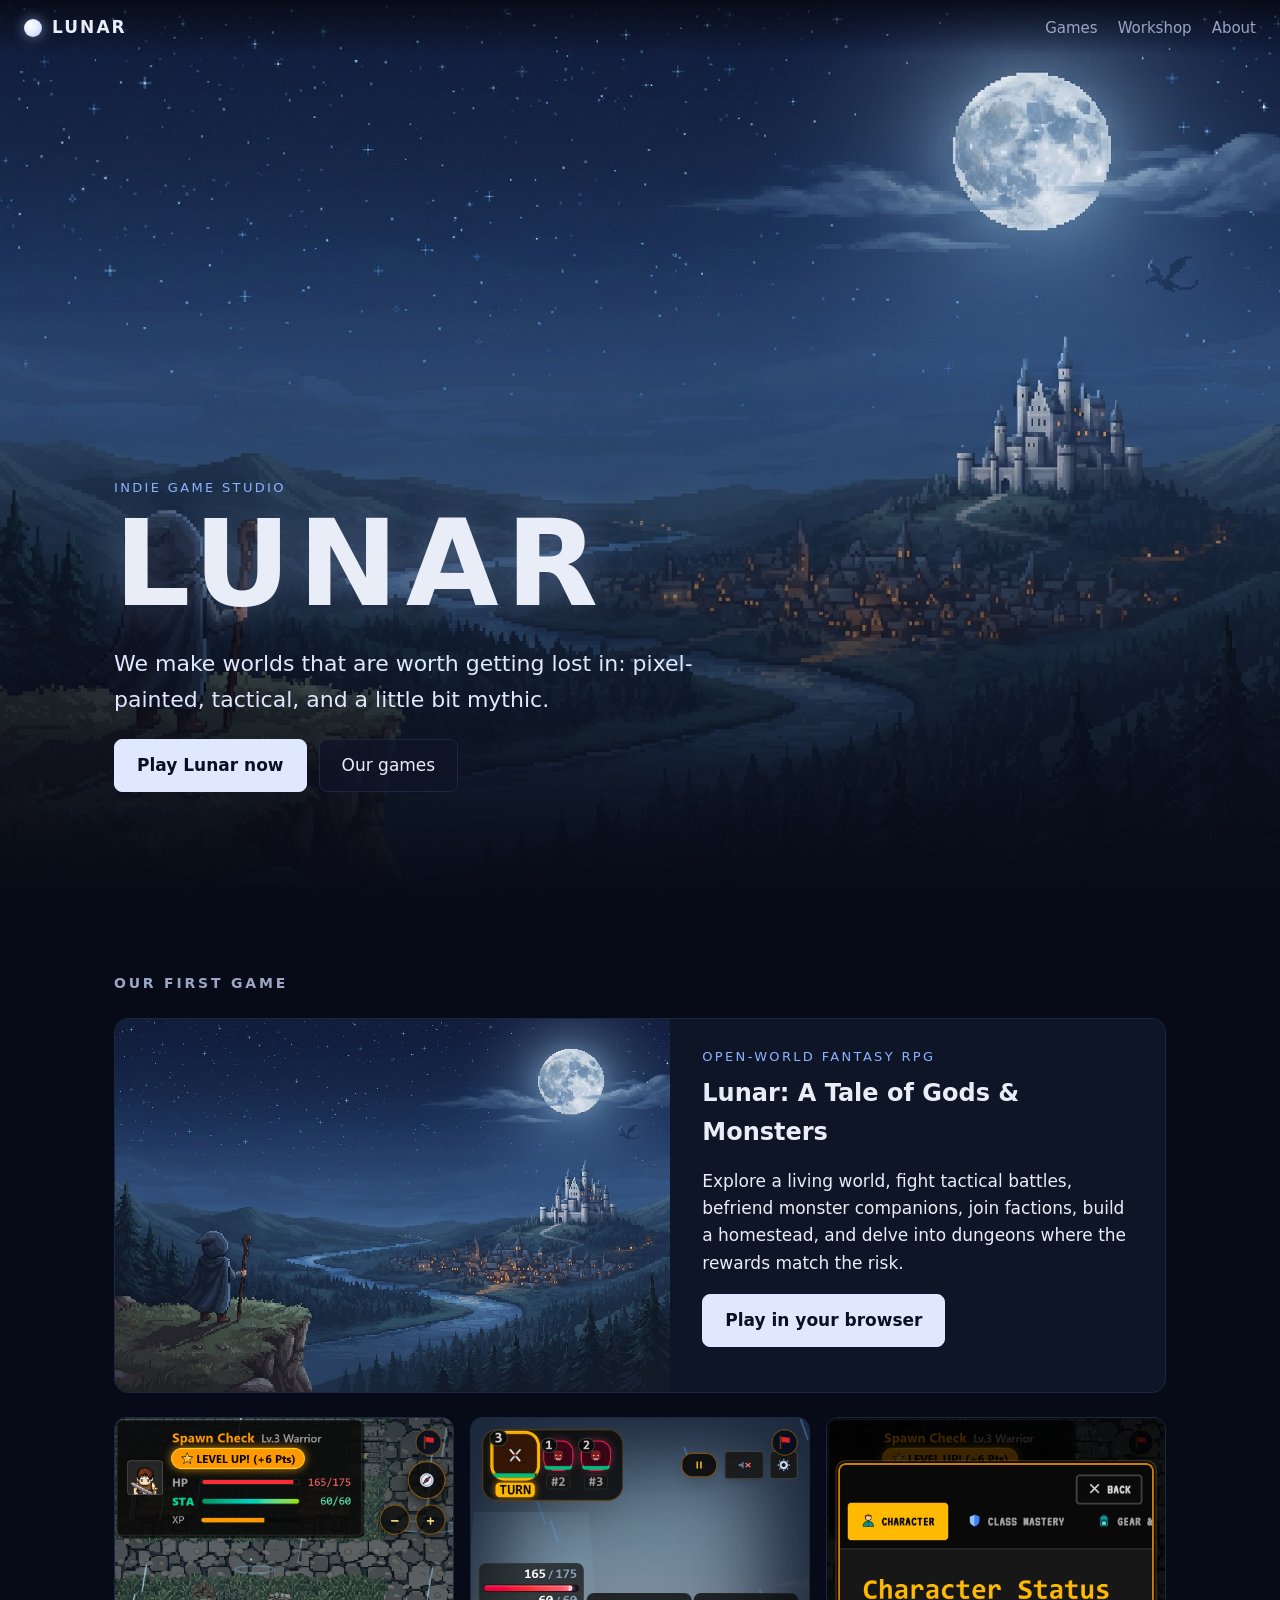
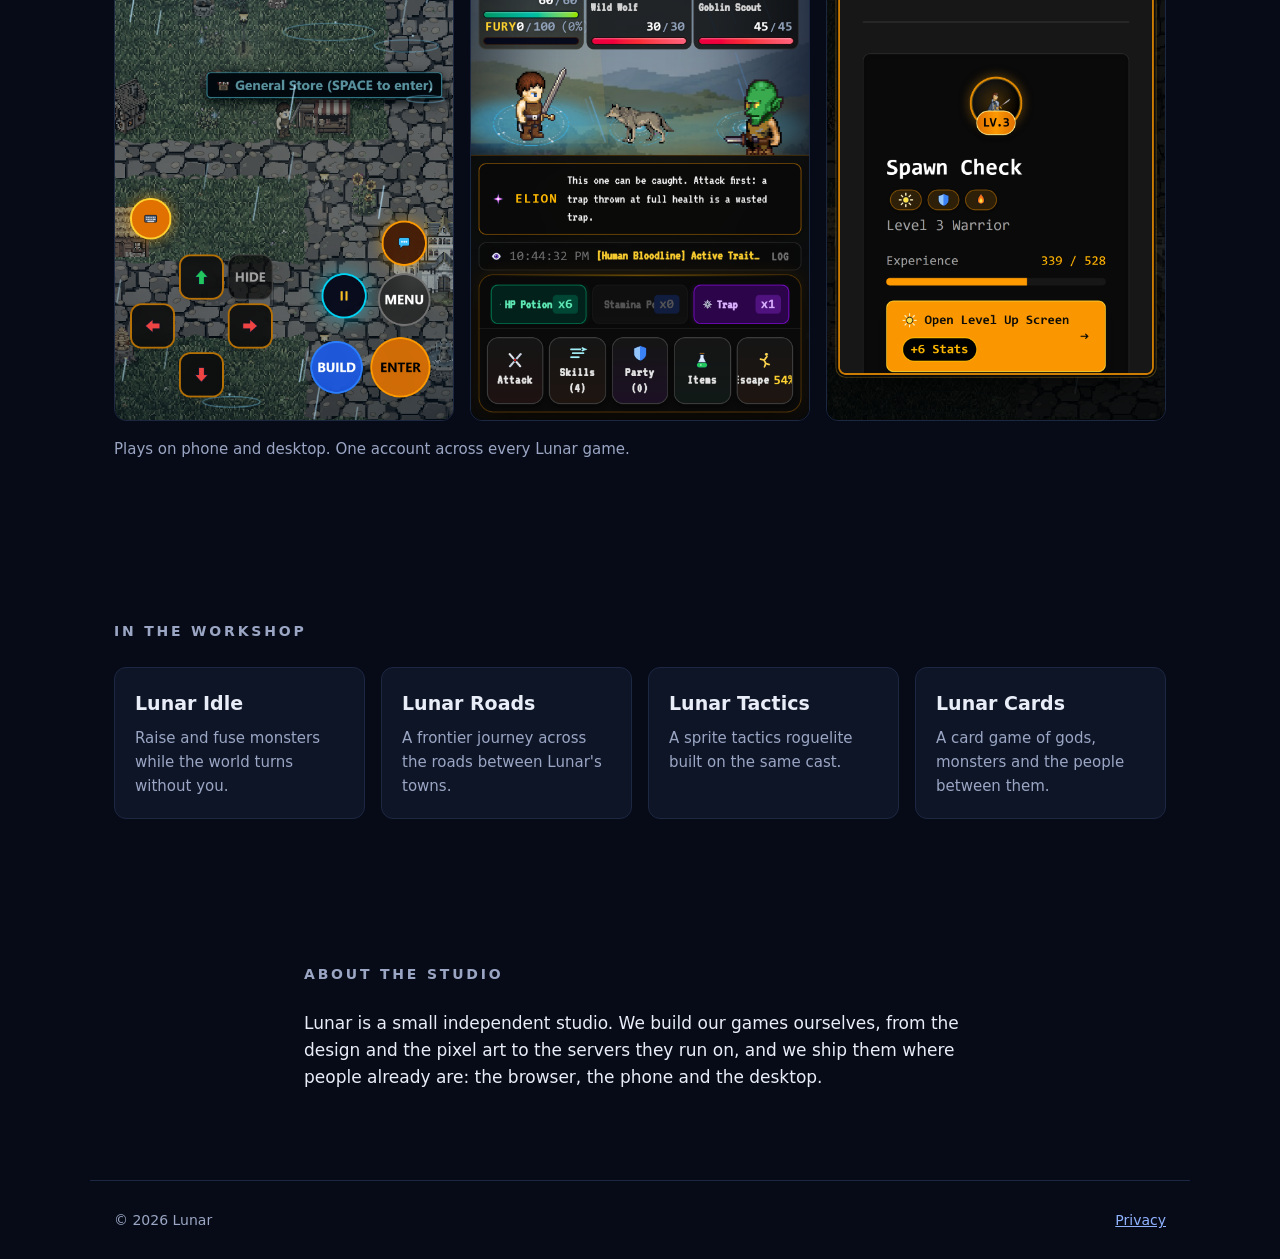
<file: index.html>
<!doctype html>
<html lang="en">
<head>
<meta charset="utf-8">
<meta name="viewport" content="width=device-width, initial-scale=1">
<title>Lunar</title>
<meta name="description" content="Lunar is an indie game studio. Home of Lunar: A Tale of Gods &amp; Monsters.">
<meta property="og:title" content="Lunar">
<meta property="og:description" content="Indie game studio. Home of Lunar: A Tale of Gods & Monsters.">
<meta property="og:image" content="img/hero.jpg">
<link rel="stylesheet" href="style.css">
</head>
<body>

<header class="nav">
  <a class="brand" href="#top"><span class="moon" aria-hidden="true"></span>Lunar</a>
  <nav>
    <a href="#games">Games</a>
    <a href="#workshop">Workshop</a>
    <a href="#about">About</a>
  </nav>
</header>

<main id="top">
  <section class="hero">
    <div class="hero-copy">
      <p class="eyebrow">Indie game studio</p>
      <h1>Lunar</h1>
      <p class="lede">We make worlds that are worth getting lost in: pixel-painted, tactical, and a little bit mythic.</p>
      <div class="cta">
        <a class="btn primary" href="https://lunar.tail54d0df.ts.net" rel="noopener">Play Lunar now</a>
        <a class="btn" href="#games">Our games</a>
      </div>
    </div>
  </section>

  <section id="games" class="wrap">
    <h2>Our first game</h2>
    <article class="feature">
      <img src="img/hero.jpg" alt="A hooded wanderer on a cliff looks over a moonlit river valley toward a castle" loading="lazy">
      <div>
        <p class="eyebrow">Open-world fantasy RPG</p>
        <h3>Lunar: A Tale of Gods &amp; Monsters</h3>
        <p>Explore a living world, fight tactical battles, befriend monster companions, join factions, build a homestead, and delve into dungeons where the rewards match the risk.</p>
        <p><a class="btn primary" href="https://lunar.tail54d0df.ts.net" rel="noopener">Play in your browser</a></p>
      </div>
    </article>

    <div class="shots">
      <img src="img/phone-2-world.png" alt="Lunar on a phone: exploring the overworld" loading="lazy">
      <img src="img/phone-3-fight.png" alt="Lunar on a phone: a tactical fight" loading="lazy">
      <img src="img/phone-4-character.png" alt="Lunar on a phone: the character sheet" loading="lazy">
    </div>
    <p class="note">Plays on phone and desktop. One account across every Lunar game.</p>
  </section>

  <section id="workshop" class="wrap">
    <h2>In the workshop</h2>
    <ul class="cards">
      <li><h3>Lunar Idle</h3><p>Raise and fuse monsters while the world turns without you.</p></li>
      <li><h3>Lunar Roads</h3><p>A frontier journey across the roads between Lunar's towns.</p></li>
      <li><h3>Lunar Tactics</h3><p>A sprite tactics roguelite built on the same cast.</p></li>
      <li><h3>Lunar Cards</h3><p>A card game of gods, monsters and the people between them.</p></li>
    </ul>
  </section>

  <section id="about" class="wrap narrow">
    <h2>About the studio</h2>
    <p>Lunar is a small independent studio. We build our games ourselves, from the design and the pixel art to the servers they run on, and we ship them where people already are: the browser, the phone and the desktop.</p>
  </section>
</main>

<footer>
  <span>&copy; <span id="y">2026</span> Lunar</span>
  <a href="privacy.html">Privacy</a>
</footer>
<script>document.getElementById('y').textContent = new Date().getFullYear();</script>
</body>
</html>
</file>
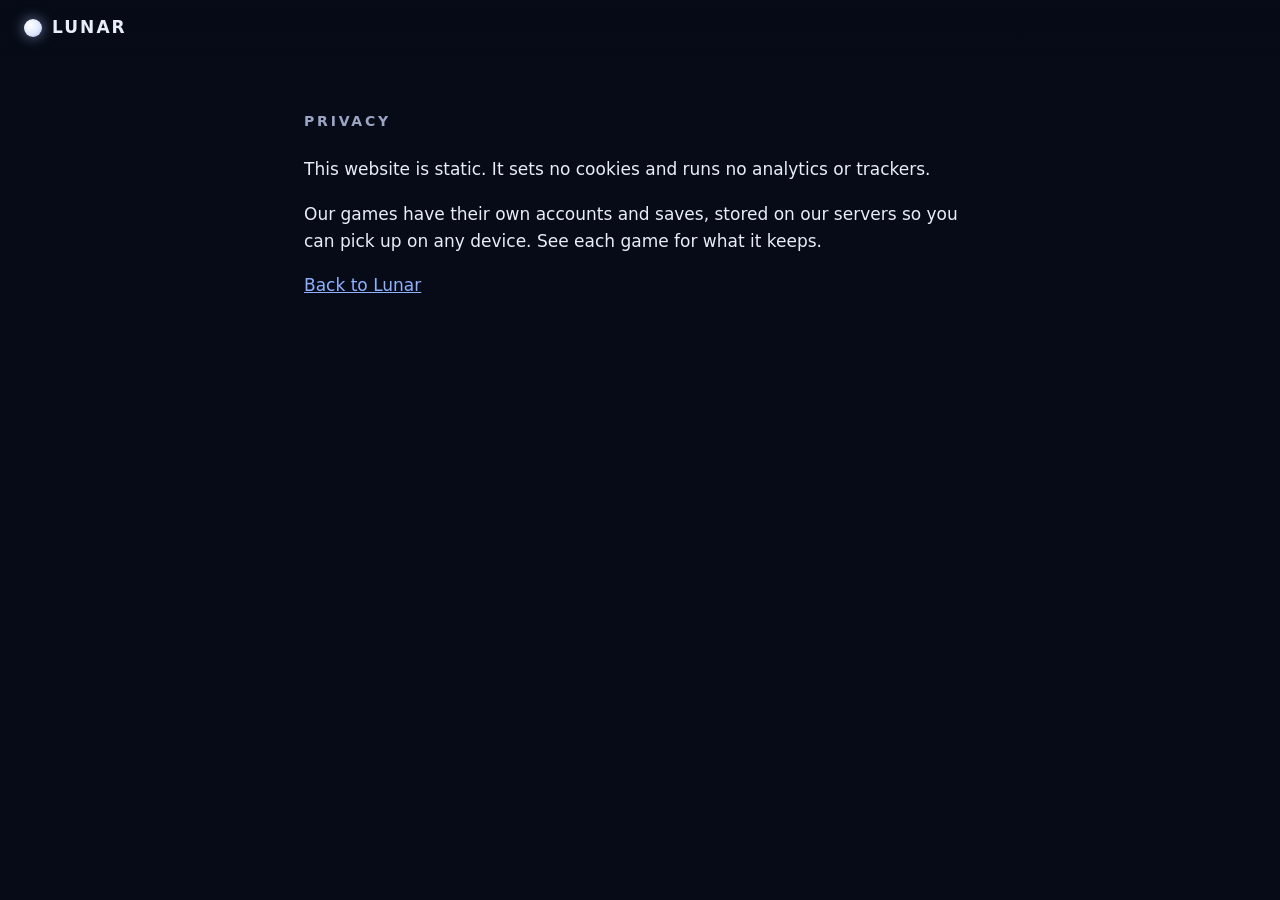
<file: privacy.html>
<!doctype html>
<html lang="en"><head><meta charset="utf-8"><meta name="viewport" content="width=device-width, initial-scale=1">
<title>Privacy | Lunar</title><link rel="stylesheet" href="style.css"></head>
<body>
<header class="nav"><a class="brand" href="index.html"><span class="moon" aria-hidden="true"></span>Lunar</a></header>
<main class="wrap narrow" style="padding-top:110px">
<h2>Privacy</h2>
<p>This website is static. It sets no cookies and runs no analytics or trackers.</p>
<p>Our games have their own accounts and saves, stored on our servers so you can pick up on any device. See each game for what it keeps.</p>
<p><a href="index.html">Back to Lunar</a></p>
</main></body></html>
</file>
<file: style.css>
:root{
  --bg:#070b17; --panel:#0e1527; --ink:#e8edf8; --muted:#9aa6c4;
  --moon:#dfe8ff; --accent:#8fb2ff; --line:#1c2742;
}
*{box-sizing:border-box}
html{scroll-behavior:smooth}
body{margin:0;background:var(--bg);color:var(--ink);font:17px/1.6 system-ui,-apple-system,"Segoe UI",sans-serif}
img{max-width:100%;display:block}
a{color:var(--accent)}

.nav{position:fixed;inset:0 0 auto 0;z-index:10;display:flex;justify-content:space-between;align-items:center;
  padding:14px 24px;background:linear-gradient(#070b17ee,#070b1700)}
.brand{display:flex;align-items:center;gap:10px;color:var(--ink);text-decoration:none;font-weight:700;letter-spacing:.12em;text-transform:uppercase}
.moon{width:18px;height:18px;border-radius:50%;background:radial-gradient(circle at 35% 35%,#fff,var(--moon) 55%,#9db3e6);box-shadow:0 0 14px #9db3e6aa}
.nav nav{display:flex;gap:20px}
.nav nav a{color:var(--muted);text-decoration:none;font-size:15px}
.nav nav a:hover{color:var(--ink)}

.hero{min-height:100svh;display:flex;align-items:flex-end;padding:0 24px 12vh;
  background:linear-gradient(180deg,#070b1700 40%,var(--bg) 100%),url(img/hero.jpg) 62% center/cover no-repeat;
  image-rendering:pixelated}
.hero-copy{max-width:640px;margin:0 auto 0 max(0px,calc((100vw - 1100px)/2))}
.eyebrow{margin:0 0 6px;color:var(--accent);font-size:13px;letter-spacing:.18em;text-transform:uppercase}
h1{margin:0;font-size:clamp(56px,12vw,120px);line-height:1;letter-spacing:.06em;text-transform:uppercase;text-shadow:0 0 40px #9db3e655}
.lede{font-size:clamp(18px,2.4vw,22px);color:var(--moon);max-width:34em}
.cta{display:flex;flex-wrap:wrap;gap:12px;margin-top:22px}
.btn{display:inline-block;padding:12px 22px;border:1px solid var(--line);border-radius:8px;color:var(--ink);text-decoration:none;background:#0e1527cc;min-height:44px}
.btn:hover{border-color:var(--accent)}
.btn.primary{background:var(--moon);color:#0a1020;border-color:var(--moon);font-weight:600}
.btn.primary:hover{background:#fff}

.wrap{max-width:1100px;margin:0 auto;padding:72px 24px}
.narrow{max-width:720px}
h2{font-size:14px;letter-spacing:.2em;text-transform:uppercase;color:var(--muted);margin:0 0 24px;font-weight:600}
h3{margin:0 0 8px;font-size:24px}

.feature{display:grid;grid-template-columns:1.2fr 1fr;gap:32px;align-items:center;background:var(--panel);border:1px solid var(--line);border-radius:14px;overflow:hidden}
.feature img{width:100%;height:100%;object-fit:cover;min-height:260px;image-rendering:pixelated}
.feature>div{padding:28px 28px 28px 0}
.shots{display:grid;grid-template-columns:repeat(3,1fr);gap:16px;margin-top:24px}
.shots img{border-radius:12px;border:1px solid var(--line);aspect-ratio:9/16;object-fit:cover;width:100%}
.note{color:var(--muted);font-size:15px;margin-top:16px}

.cards{list-style:none;margin:0;padding:0;display:grid;grid-template-columns:repeat(auto-fit,minmax(220px,1fr));gap:16px}
.cards li{background:var(--panel);border:1px solid var(--line);border-radius:12px;padding:20px}
.cards h3{font-size:19px}
.cards p{margin:0;color:var(--muted);font-size:15px}

footer{display:flex;justify-content:space-between;gap:16px;padding:28px 24px;border-top:1px solid var(--line);color:var(--muted);font-size:14px;max-width:1100px;margin:0 auto}

@media (max-width:760px){
  .nav nav{gap:14px}
  .feature{grid-template-columns:1fr}
  .feature>div{padding:0 20px 24px}
  .shots{gap:8px}
  .wrap{padding:56px 16px}
  .hero{padding:0 16px 10vh;background-position:70% center}
}
</file>
